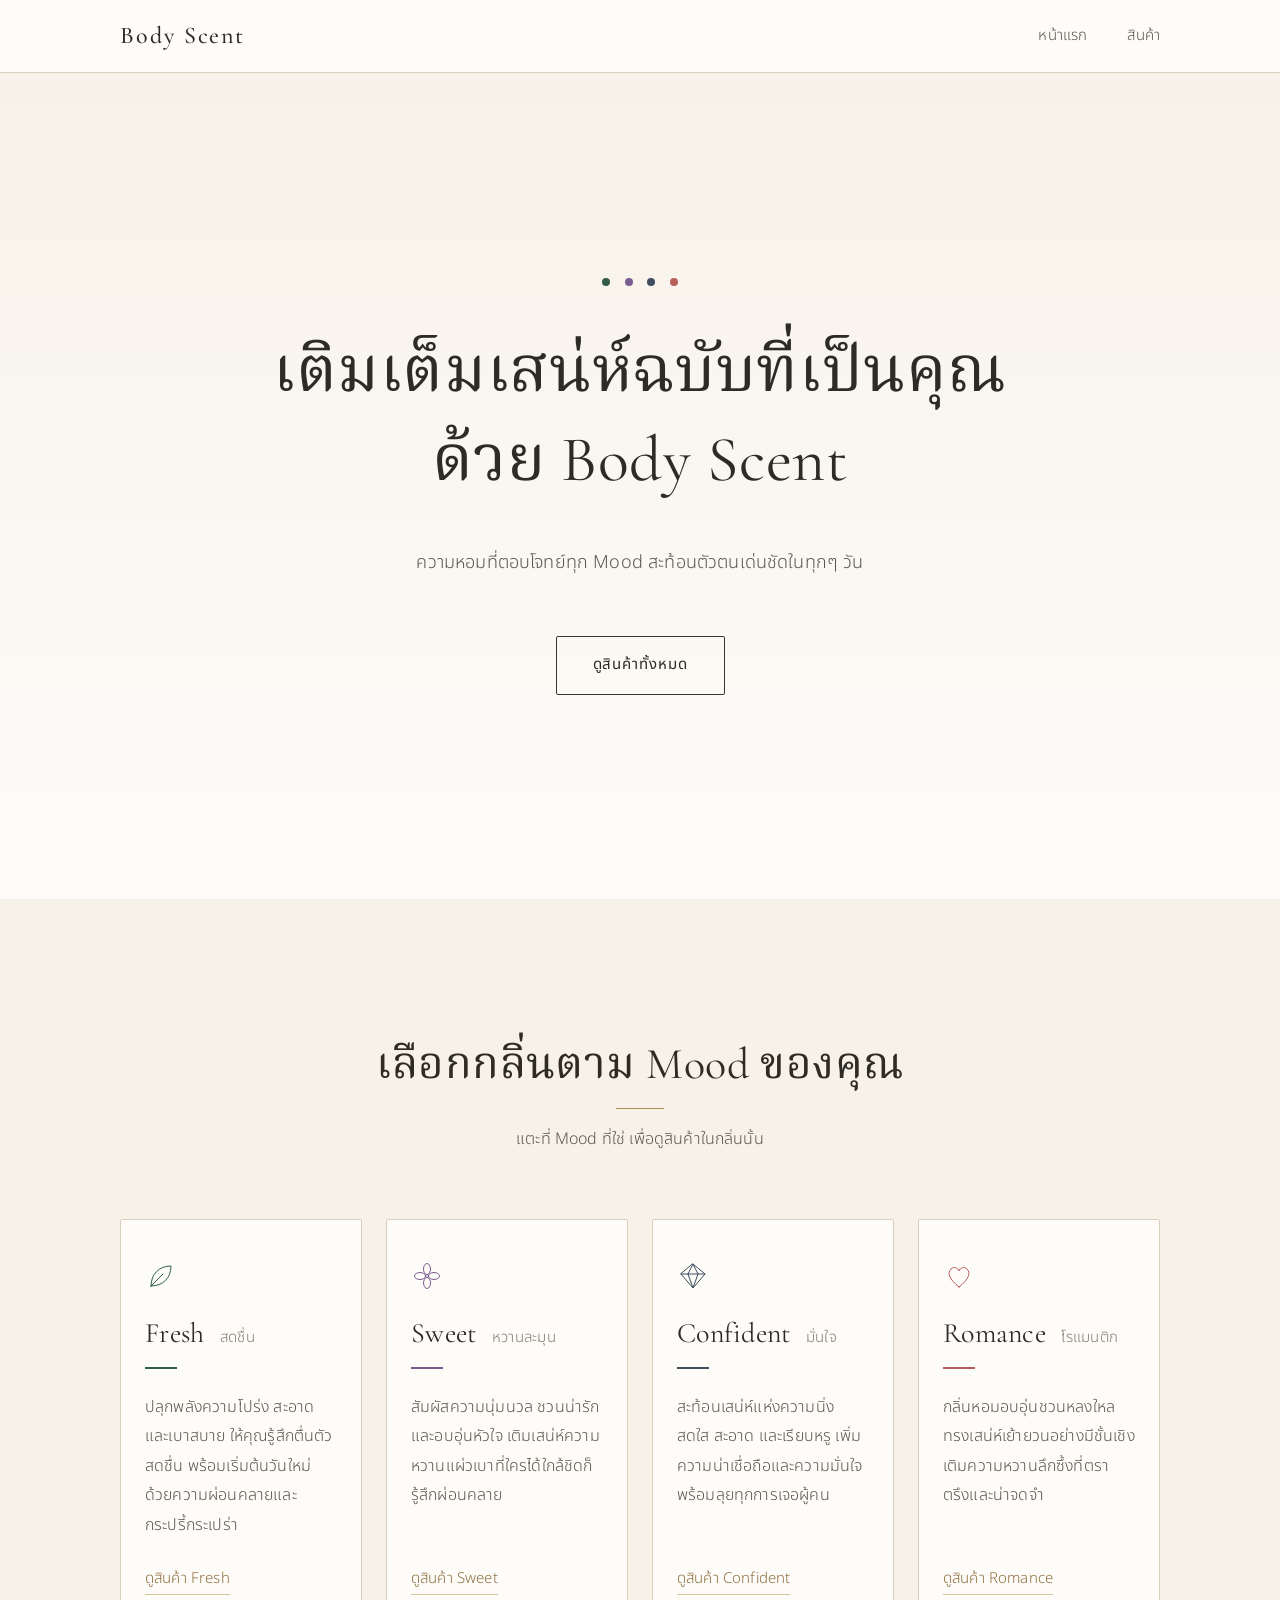
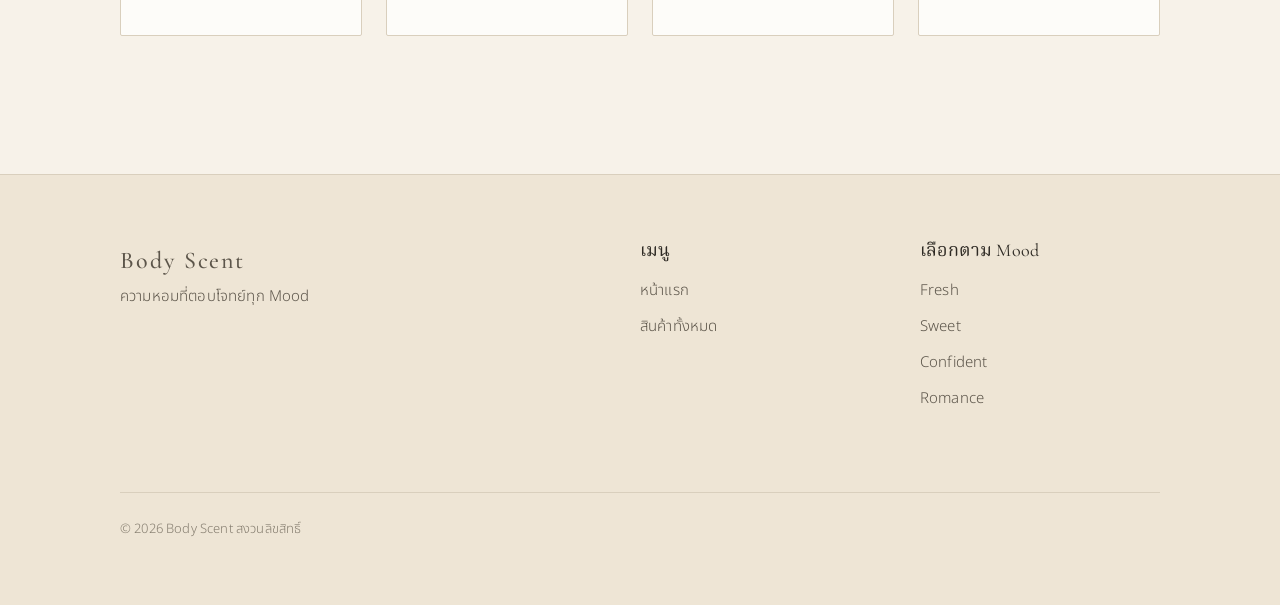
<file: index.html>
<!DOCTYPE html>
<html lang="th">
<head>
  <meta charset="UTF-8">
  <meta name="viewport" content="width=device-width, initial-scale=1">
  <title>Body Scent | น้ำหอมฉีดตัวและโรลออนตาม Mood ของคุณ</title>
  <meta name="description" content="เติมเต็มเสน่ห์ฉบับที่เป็นคุณด้วย Body Scent ความหอมที่ตอบโจทย์ทุก Mood สะท้อนตัวตนเด่นชัดในทุกๆ วัน">
  <link rel="preconnect" href="https://fonts.googleapis.com">
  <link rel="preconnect" href="https://fonts.gstatic.com" crossorigin>
  <link rel="stylesheet" href="style.css">

  <style>
    /* Page-specific styles (index only) */
    :root { --header-h: 4.6rem; }

    /* Hero: fills the first screen below the sticky header */
    .hero {
      display: flex;
      align-items: center;
      min-height: calc(100vh - var(--header-h));
      min-height: calc(100svh - var(--header-h));
      padding-block: var(--space-5);
    }
    .hero .container { gap: var(--space-4); }
    .hero h1 {
      max-width: 15em;
      font-size: clamp(2.1rem, 1.3rem + 3.6vw, 4rem);
      line-height: 1.4;
    }
    .hero h1 span { display: block; }
    .hero__mark { display: flex; gap: 0.9rem; }

    /* Mood cards */
    .mood-grid { display: grid; grid-template-columns: repeat(4, 1fr); gap: var(--space-3); }
    .mood-card {
      display: flex;
      flex-direction: column;
      align-items: flex-start;
      gap: var(--space-3);
      height: 100%;
      padding: var(--space-4) var(--space-3);
    }
    .mood-card .mood-icon { width: 2rem; height: 2rem; }
    .mood-card h3 small {
      margin-left: 0.5rem;
      font-family: var(--font-body);
      font-size: var(--fs-sm);
      font-weight: 300;
    }
    .mood-card .link { margin-top: auto; font-size: var(--fs-sm); }
    .mood-card:hover .link { border-color: var(--gold-deep); }

    @media (max-width: 1024px) {
      .mood-grid { grid-template-columns: repeat(2, 1fr); }
    }
    @media (max-width: 600px) {
      :root { --header-h: 4.1rem; }
      .mood-grid { grid-template-columns: 1fr; }
    }
  </style>
</head>
<body>

  <header class="site-header">
    <div class="container">
      <a class="brand" href="index.html">Body Scent</a>
      <nav class="nav" aria-label="เมนูหลัก">
        <a href="index.html" aria-current="page">หน้าแรก</a>
        <a href="product.html">สินค้า</a>
      </nav>
    </div>
  </header>

  <main>
    <!-- Hero -->
    <section class="hero">
      <div class="container">
        <div class="hero__mark" aria-hidden="true">
          <span class="mood-dot mood-fresh"></span>
          <span class="mood-dot mood-sweet"></span>
          <span class="mood-dot mood-confident"></span>
          <span class="mood-dot mood-romance"></span>
        </div>
        <h1>
          <span>เติมเต็มเสน่ห์ฉบับที่เป็นคุณ</span>
          <span>ด้วย Body Scent</span>
        </h1>
        <p class="lead">ความหอมที่ตอบโจทย์ทุก Mood สะท้อนตัวตนเด่นชัดในทุกๆ วัน</p>
        <div class="hero__actions">
          <a class="btn" href="product.html">ดูสินค้าทั้งหมด</a>
        </div>
      </div>
    </section>

    <!-- Moods -->
    <section class="section section--cream" id="moods">
      <div class="container">
        <div class="section-head text-center">
          <h2>เลือกกลิ่นตาม Mood ของคุณ</h2>
          <span class="rule"></span>
          <p>แตะที่ Mood ที่ใช่ เพื่อดูสินค้าในกลิ่นนั้น</p>
        </div>

        <div class="mood-grid">

          <a class="card mood-card mood-fresh" href="product.html?mood=fresh">
            <svg class="mood-icon" viewBox="0 0 32 32" fill="none" stroke="currentColor" stroke-width="1" stroke-linecap="round" stroke-linejoin="round" aria-hidden="true">
              <path d="M6 26 C6 14 14 6 26 6 C26 18 18 26 6 26 Z M6 26 L18 14"/>
            </svg>
            <div>
              <h3>Fresh <small class="muted">สดชื่น</small></h3>
              <span class="mood-rule"></span>
            </div>
            <p>ปลุกพลังความโปร่ง สะอาด และเบาสบาย ให้คุณรู้สึกตื่นตัวสดชื่น พร้อมเริ่มต้นวันใหม่ด้วยความผ่อนคลายและกระปรี้กระเปร่า</p>
            <span class="link">ดูสินค้า Fresh</span>
          </a>

          <a class="card mood-card mood-sweet" href="product.html?mood=sweet">
            <svg class="mood-icon" viewBox="0 0 32 32" fill="none" stroke="currentColor" stroke-width="1" stroke-linecap="round" stroke-linejoin="round" aria-hidden="true">
              <ellipse cx="16" cy="9" rx="3.5" ry="5.5"/>
              <ellipse cx="16" cy="9" rx="3.5" ry="5.5" transform="rotate(90 16 16)"/>
              <ellipse cx="16" cy="9" rx="3.5" ry="5.5" transform="rotate(180 16 16)"/>
              <ellipse cx="16" cy="9" rx="3.5" ry="5.5" transform="rotate(270 16 16)"/>
              <circle cx="16" cy="16" r="1.5"/>
            </svg>
            <div>
              <h3>Sweet <small class="muted">หวานละมุน</small></h3>
              <span class="mood-rule"></span>
            </div>
            <p>สัมผัสความนุ่มนวล ชวนน่ารักและอบอุ่นหัวใจ เติมเสน่ห์ความหวานแผ่วเบาที่ใครได้ใกล้ชิดก็รู้สึกผ่อนคลาย</p>
            <span class="link">ดูสินค้า Sweet</span>
          </a>

          <a class="card mood-card mood-confident" href="product.html?mood=confident">
            <svg class="mood-icon" viewBox="0 0 32 32" fill="none" stroke="currentColor" stroke-width="1" stroke-linecap="round" stroke-linejoin="round" aria-hidden="true">
              <path d="M16 4 L28 14 L16 28 L4 14 Z M4 14 H28 M11 14 L16 28 L21 14 M11 14 L16 4 L21 14"/>
            </svg>
            <div>
              <h3>Confident <small class="muted">มั่นใจ</small></h3>
              <span class="mood-rule"></span>
            </div>
            <p>สะท้อนเสน่ห์แห่งความนิ่ง สดใส สะอาด และเรียบหรู เพิ่มความน่าเชื่อถือและความมั่นใจพร้อมลุยทุกการเจอผู้คน</p>
            <span class="link">ดูสินค้า Confident</span>
          </a>

          <a class="card mood-card mood-romance" href="product.html?mood=romance">
            <svg class="mood-icon" viewBox="0 0 32 32" fill="none" stroke="currentColor" stroke-width="1" stroke-linecap="round" stroke-linejoin="round" aria-hidden="true">
              <path d="M16 27 C6 19 4 13 8 9 C11 6 15 8 16 11 C17 8 21 6 24 9 C28 13 26 19 16 27 Z"/>
            </svg>
            <div>
              <h3>Romance <small class="muted">โรแมนติก</small></h3>
              <span class="mood-rule"></span>
            </div>
            <p>กลิ่นหอมอบอุ่นชวนหลงใหล ทรงเสน่ห์เย้ายวนอย่างมีชั้นเชิง เติมความหวานลึกซึ้งที่ตราตรึงและน่าจดจำ</p>
            <span class="link">ดูสินค้า Romance</span>
          </a>

        </div>
      </div>
    </section>
  </main>

  <footer class="site-footer">
    <div class="container">
      <div>
        <div class="brand">Body Scent</div>
        <p>ความหอมที่ตอบโจทย์ทุก Mood</p>
      </div>
      <div>
        <h4>เมนู</h4>
        <ul>
          <li><a href="index.html">หน้าแรก</a></li>
          <li><a href="product.html">สินค้าทั้งหมด</a></li>
        </ul>
      </div>
      <div>
        <h4>เลือกตาม Mood</h4>
        <ul>
          <li><a href="product.html?mood=fresh">Fresh</a></li>
          <li><a href="product.html?mood=sweet">Sweet</a></li>
          <li><a href="product.html?mood=confident">Confident</a></li>
          <li><a href="product.html?mood=romance">Romance</a></li>
        </ul>
      </div>
      <div class="footer-bottom" style="grid-column: 1 / -1;">© 2026 Body Scent สงวนลิขสิทธิ์</div>
    </div>
  </footer>

  <script src="script.js"></script>
</body>
</html>
</file>
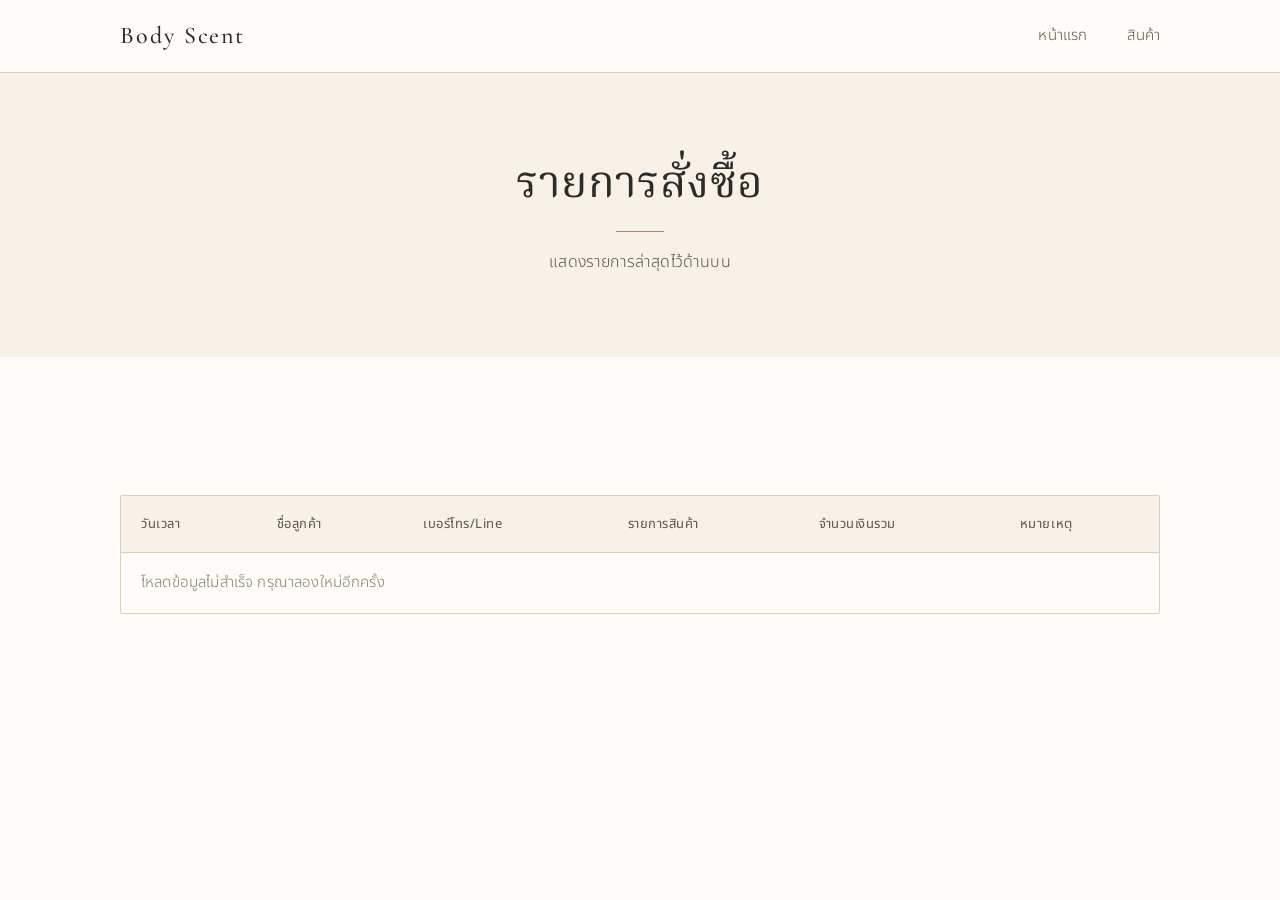
<file: admin.html>
<!DOCTYPE html>
<html lang="th">
<head>
  <meta charset="UTF-8">
  <meta name="viewport" content="width=device-width, initial-scale=1">
  <title>รายการสั่งซื้อ | Body Scent Admin</title>
  <meta name="robots" content="noindex, nofollow">
  <link rel="preconnect" href="https://fonts.googleapis.com">
  <link rel="preconnect" href="https://fonts.gstatic.com" crossorigin>
  <link rel="stylesheet" href="style.css">

  <style>
    /* Page-specific styles (admin only) */
    .page-head { padding-block: clamp(3rem, 2rem + 4vw, 5rem); }
    .page-head h1 { font-size: var(--fs-xl); line-height: 1.4; }

    .table-wrap {
      overflow-x: auto;
      background: var(--white);
      border: 1px solid var(--line);
      border-radius: var(--radius);
    }
    #ordersTable {
      width: 100%;
      min-width: 52rem;
      border-collapse: collapse;
      font-size: var(--fs-sm);
    }
    #ordersTable th,
    #ordersTable td {
      padding: 1rem 1.25rem;
      text-align: left;
      vertical-align: top;
      border-bottom: 1px solid var(--line);
    }
    #ordersTable thead th {
      font-size: var(--fs-xs);
      font-weight: 400;
      letter-spacing: 0.04em;
      color: var(--ink-soft);
      background: var(--cream);
      white-space: nowrap;
    }
    #ordersTable tbody tr:last-child td { border-bottom: 0; }
    #ordersTable tbody tr:hover td { background: var(--cream); }
    #ordersTable td:nth-child(1),
    #ordersTable td:nth-child(5) { white-space: nowrap; }
    #ordersTable td:nth-child(4),
    #ordersTable td:nth-child(6) { min-width: 12rem; }
  </style>
</head>
<body>

  <header class="site-header">
    <div class="container">
      <a class="brand" href="index.html">Body Scent</a>
      <nav class="nav" aria-label="เมนูหลัก">
        <a href="index.html">หน้าแรก</a>
        <a href="product.html">สินค้า</a>
      </nav>
    </div>
  </header>

  <main>
    <section class="section--cream page-head">
      <div class="container">
        <div class="section-head text-center" style="margin-bottom: 0;">
          <h1>รายการสั่งซื้อ</h1>
          <span class="rule"></span>
          <p>แสดงรายการล่าสุดไว้ด้านบน</p>
        </div>
      </div>
    </section>

    <section class="section">
      <div class="container">
        <div class="table-wrap">
          <table id="ordersTable">
            <thead>
              <tr>
                <th scope="col">วันเวลา</th>
                <th scope="col">ชื่อลูกค้า</th>
                <th scope="col">เบอร์โทร/Line</th>
                <th scope="col">รายการสินค้า</th>
                <th scope="col">จำนวนเงินรวม</th>
                <th scope="col">หมายเหตุ</th>
              </tr>
            </thead>
            <tbody></tbody>
          </table>
        </div>
      </div>
    </section>
  </main>

  <script src="script.js"></script>
</body>
</html>
</file>
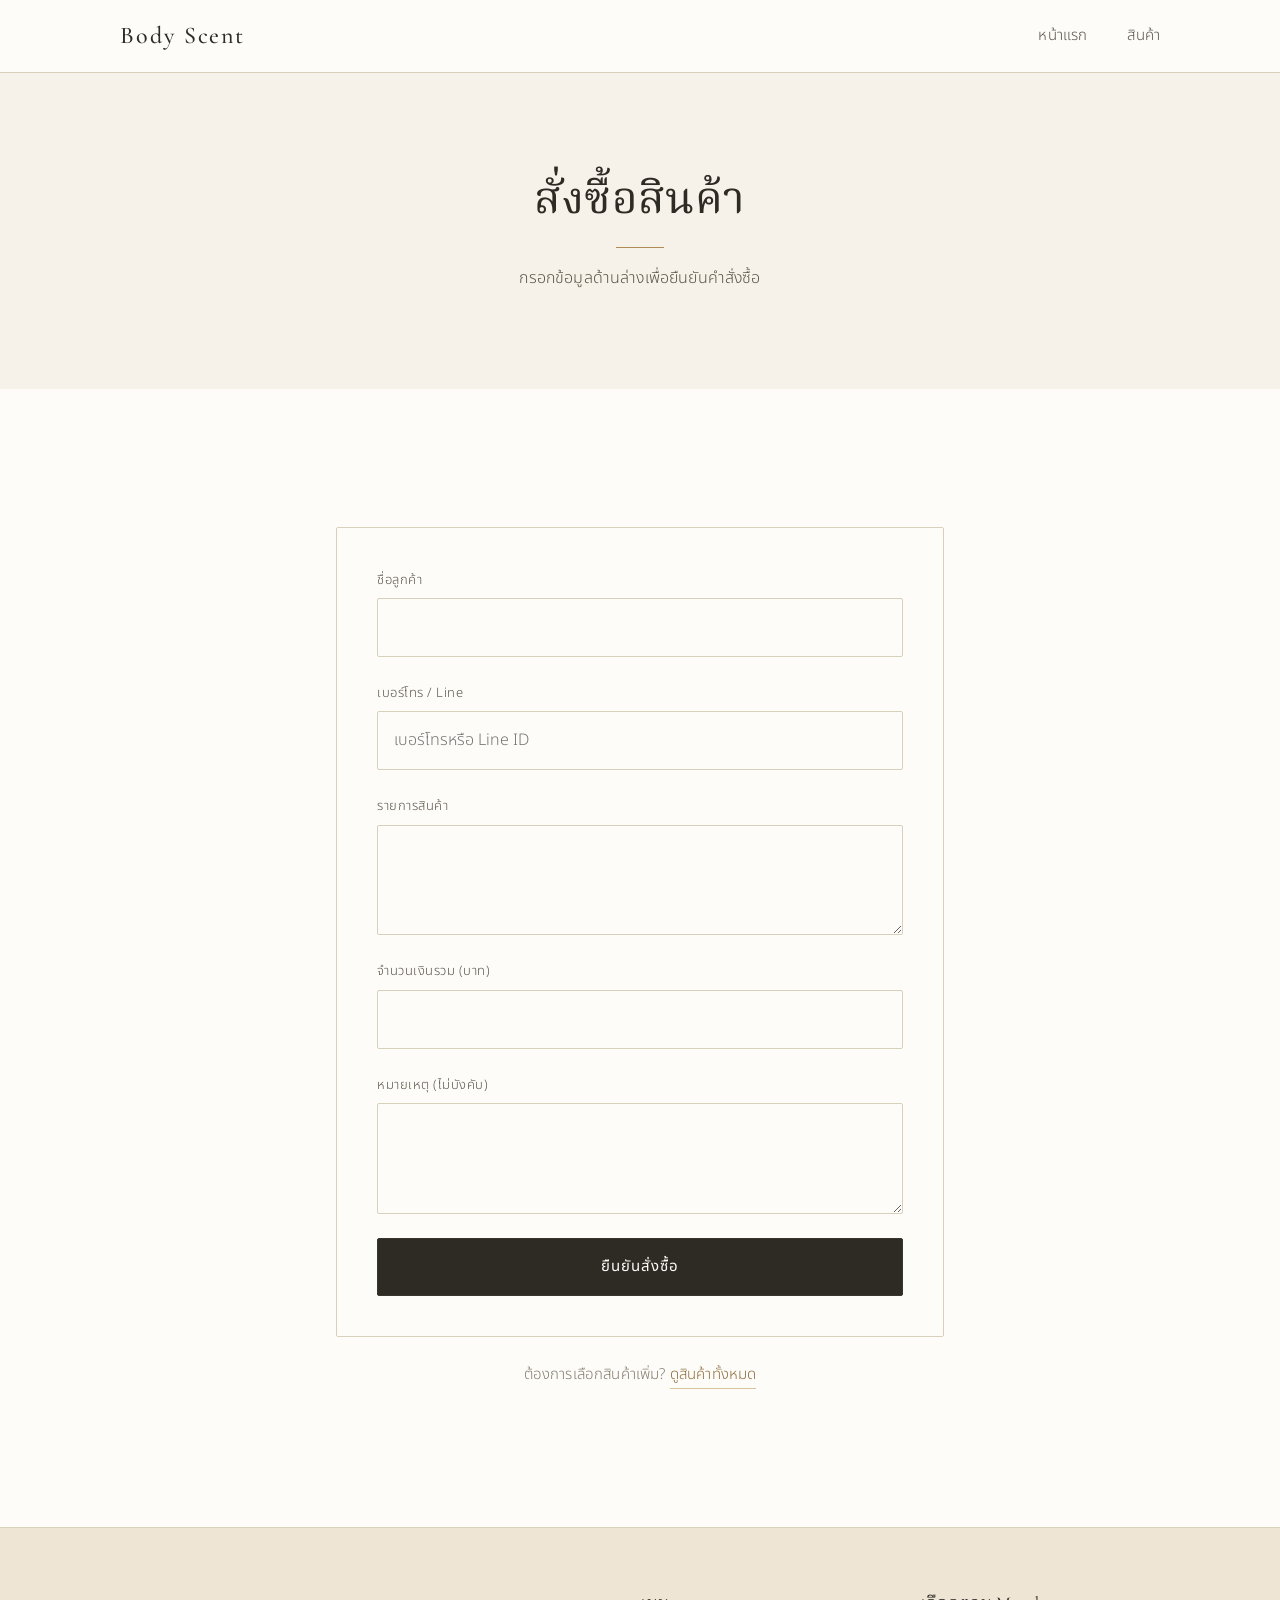
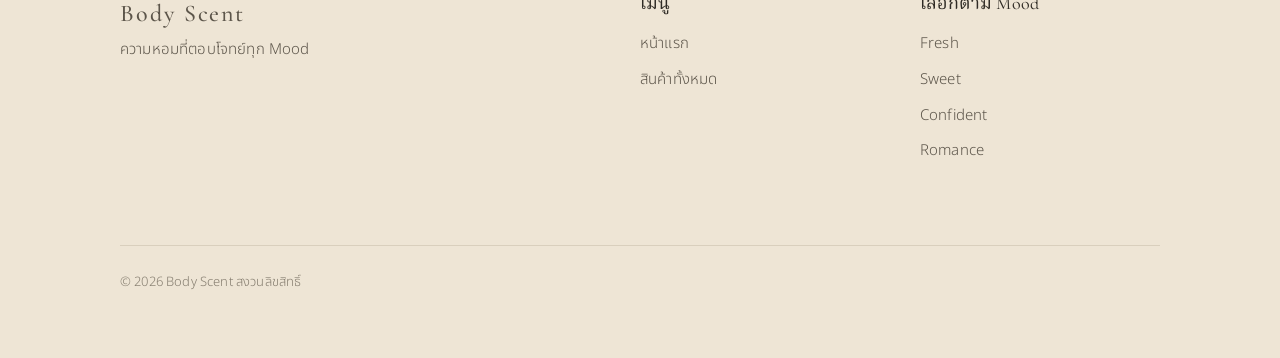
<file: order.html>
<!DOCTYPE html>
<html lang="th">
<head>
  <meta charset="UTF-8">
  <meta name="viewport" content="width=device-width, initial-scale=1">
  <title>สั่งซื้อสินค้า | Body Scent</title>
  <meta name="description" content="กรอกข้อมูลเพื่อยืนยันคำสั่งซื้อน้ำหอมฉีดตัวและโรลออน Body Scent">
  <link rel="preconnect" href="https://fonts.googleapis.com">
  <link rel="preconnect" href="https://fonts.gstatic.com" crossorigin>
  <link rel="stylesheet" href="style.css">

  <style>
    /* Page-specific styles (order only) */
    .page-head { padding-block: clamp(3.5rem, 2rem + 5vw, 6rem); }
    .page-head h1 { font-size: var(--fs-xl); line-height: 1.4; }

    .form-wrap { max-width: 38rem; margin-inline: auto; }
    .order-card {
      padding: var(--space-4);
      background: var(--white);
      border: 1px solid var(--line);
      border-radius: var(--radius);
    }
    .textarea { min-height: 6rem; resize: vertical; line-height: 1.7; }
    .btn:disabled { opacity: 0.5; cursor: not-allowed; }
    .form-foot { margin-top: var(--space-3); text-align: center; font-size: var(--fs-sm); }
    .form-foot p { margin-inline: auto; }

    @media (max-width: 600px) {
      .order-card { padding: var(--space-3); }
    }
  </style>
</head>
<body>

  <header class="site-header">
    <div class="container">
      <a class="brand" href="index.html">Body Scent</a>
      <nav class="nav" aria-label="เมนูหลัก">
        <a href="index.html">หน้าแรก</a>
        <a href="product.html">สินค้า</a>
      </nav>
    </div>
  </header>

  <main>
    <section class="section--cream page-head">
      <div class="container">
        <div class="section-head text-center" style="margin-bottom: 0;">
          <h1>สั่งซื้อสินค้า</h1>
          <span class="rule"></span>
          <p>กรอกข้อมูลด้านล่างเพื่อยืนยันคำสั่งซื้อ</p>
        </div>
      </div>
    </section>

    <section class="section">
      <div class="container">
        <div class="form-wrap">
          <form class="order-card stack" id="orderForm">

            <div class="field">
              <label for="customerName">ชื่อลูกค้า</label>
              <input class="input" type="text" id="customerName" name="customerName" autocomplete="name" required>
            </div>

            <div class="field">
              <label for="contact">เบอร์โทร / Line</label>
              <input class="input" type="text" id="contact" name="contact" placeholder="เบอร์โทรหรือ Line ID" autocomplete="off" required>
            </div>

            <div class="field">
              <label for="items">รายการสินค้า</label>
              <textarea class="textarea" id="items" name="items" rows="3" required></textarea>
            </div>

            <div class="field">
              <label for="total">จำนวนเงินรวม (บาท)</label>
              <input class="input" type="text" id="total" name="total" inputmode="decimal" autocomplete="off" required>
            </div>

            <div class="field">
              <label for="note">หมายเหตุ (ไม่บังคับ)</label>
              <textarea class="textarea" id="note" name="note" rows="3"></textarea>
            </div>

            <button class="btn btn--solid btn--block" type="submit">ยืนยันสั่งซื้อ</button>
          </form>

          <div class="form-foot">
            <p class="muted">ต้องการเลือกสินค้าเพิ่ม? <a class="link" href="product.html">ดูสินค้าทั้งหมด</a></p>
          </div>
        </div>
      </div>
    </section>
  </main>

  <footer class="site-footer">
    <div class="container">
      <div>
        <div class="brand">Body Scent</div>
        <p>ความหอมที่ตอบโจทย์ทุก Mood</p>
      </div>
      <div>
        <h4>เมนู</h4>
        <ul>
          <li><a href="index.html">หน้าแรก</a></li>
          <li><a href="product.html">สินค้าทั้งหมด</a></li>
        </ul>
      </div>
      <div>
        <h4>เลือกตาม Mood</h4>
        <ul>
          <li><a href="product.html?mood=fresh">Fresh</a></li>
          <li><a href="product.html?mood=sweet">Sweet</a></li>
          <li><a href="product.html?mood=confident">Confident</a></li>
          <li><a href="product.html?mood=romance">Romance</a></li>
        </ul>
      </div>
      <div class="footer-bottom" style="grid-column: 1 / -1;">© 2026 Body Scent สงวนลิขสิทธิ์</div>
    </div>
  </footer>

  <script src="script.js"></script>
</body>
</html>
</file>
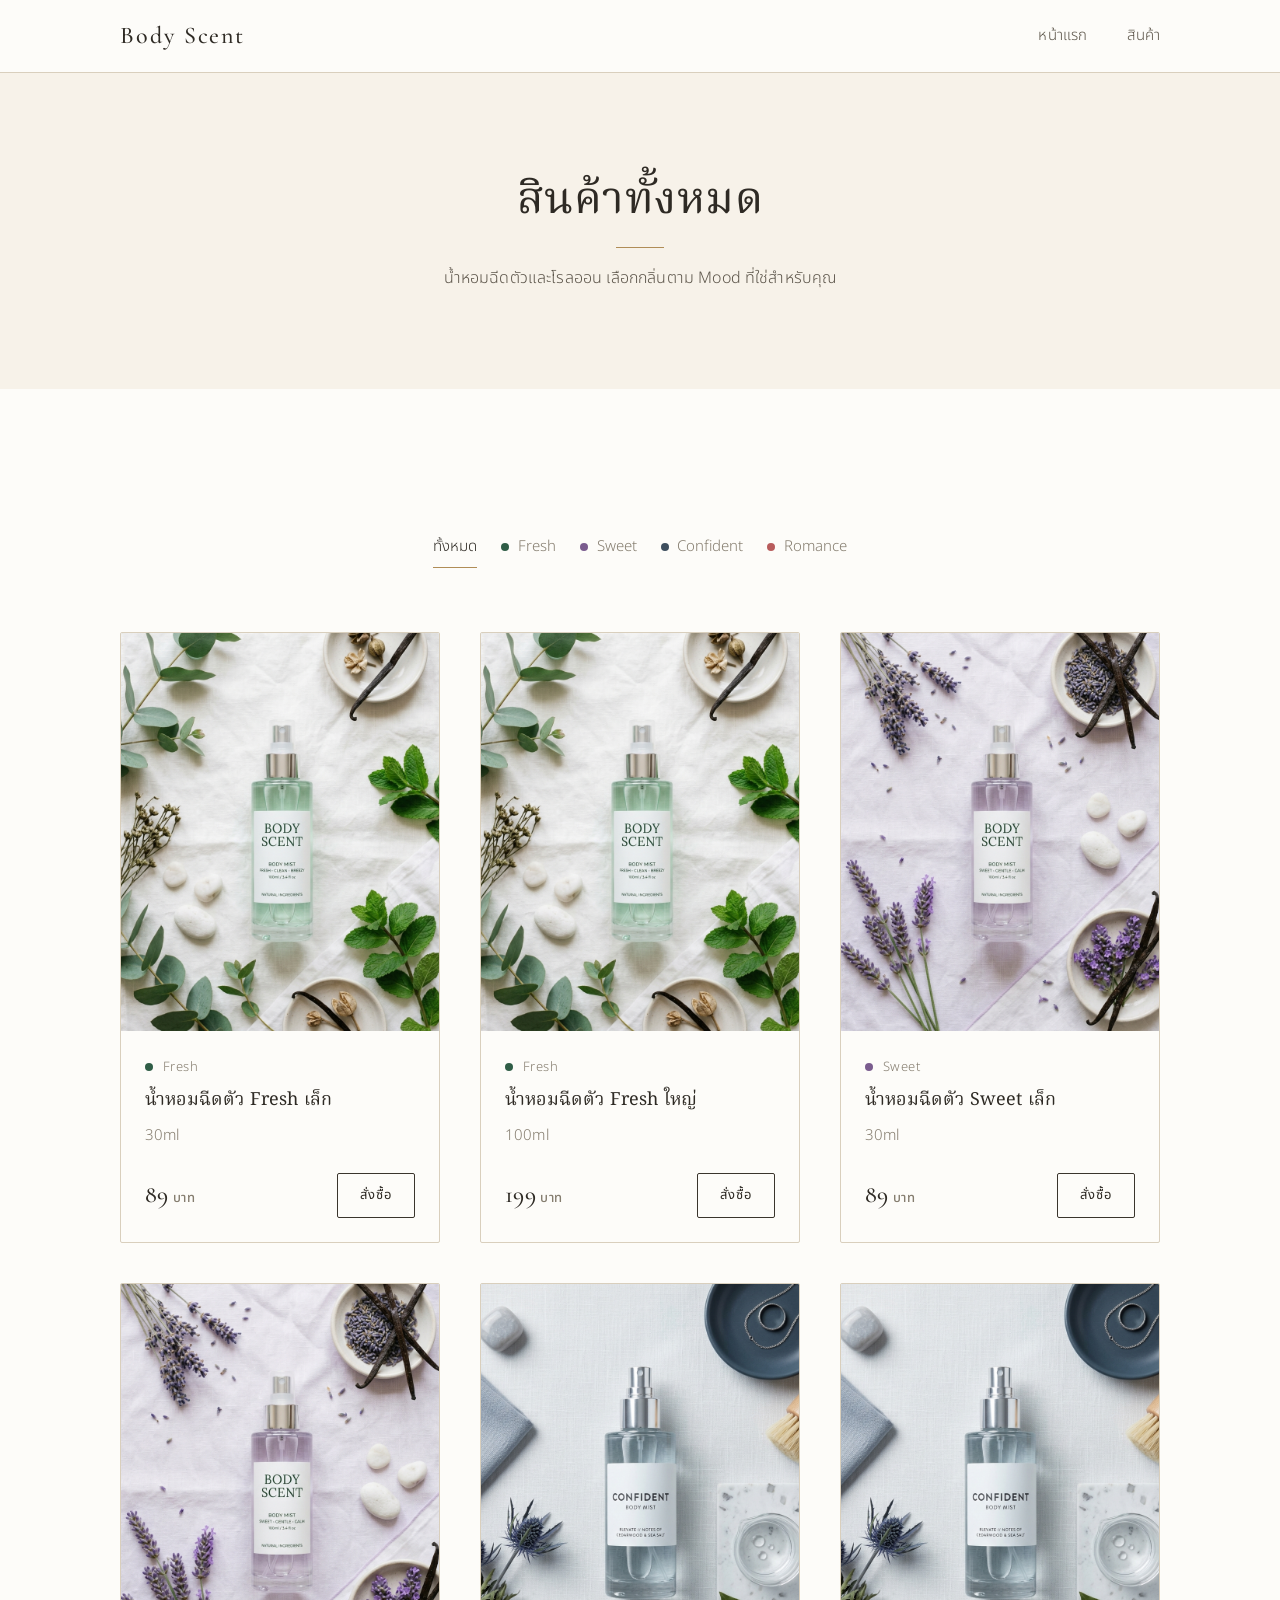
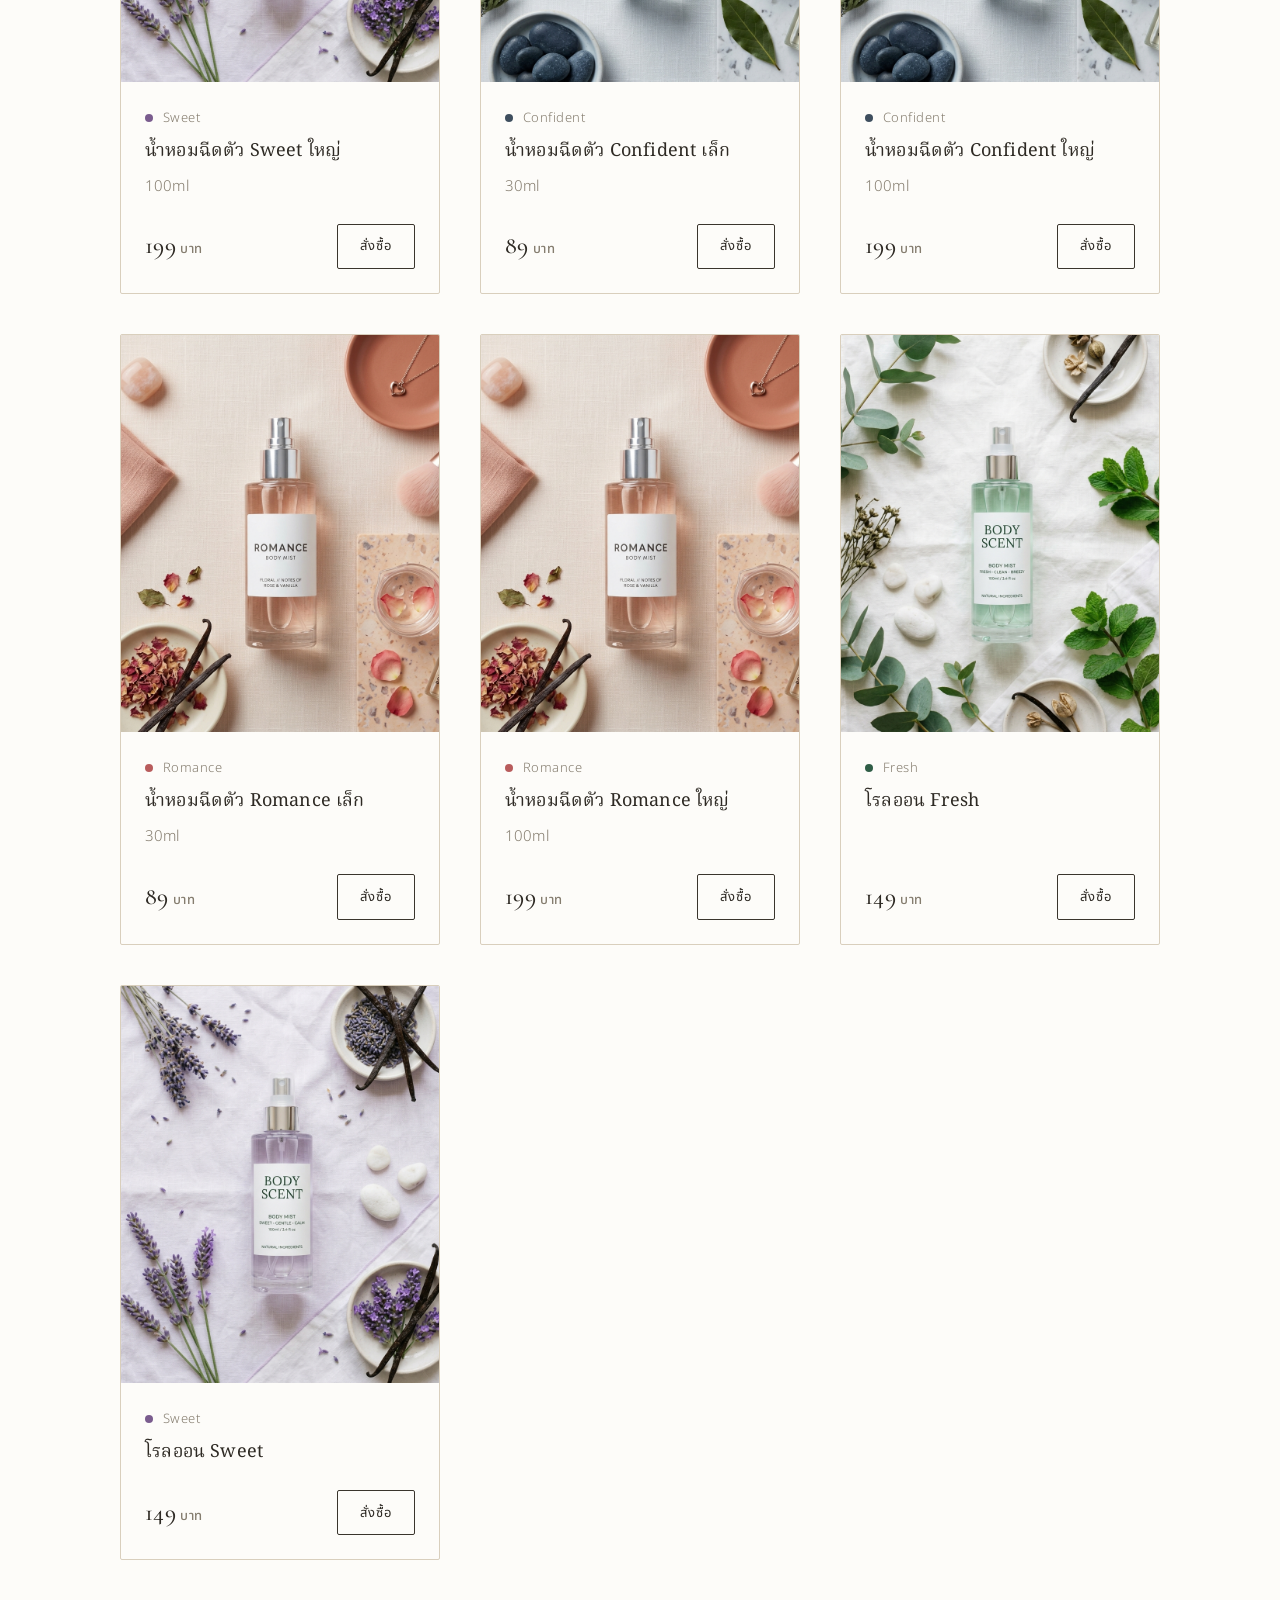
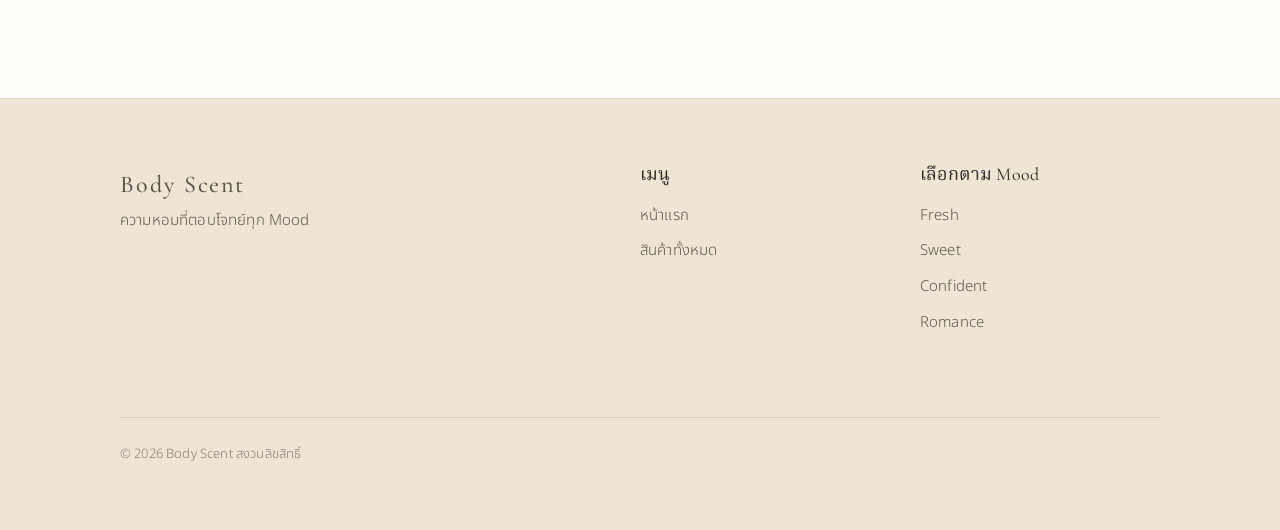
<file: product.html>
<!DOCTYPE html>
<html lang="th">
<head>
  <meta charset="UTF-8">
  <meta name="viewport" content="width=device-width, initial-scale=1">
  <title>สินค้าทั้งหมด | Body Scent</title>
  <meta name="description" content="น้ำหอมฉีดตัวและโรลออน Body Scent เลือกกลิ่นตาม Mood ที่ใช่: Fresh, Sweet, Confident, Romance">
  <link rel="preconnect" href="https://fonts.googleapis.com">
  <link rel="preconnect" href="https://fonts.gstatic.com" crossorigin>
  <link rel="stylesheet" href="style.css">

  <style>
    /* Page-specific styles (product only) */
    .page-head { padding-block: clamp(3.5rem, 2rem + 5vw, 6rem); }
    .page-head h1 { font-size: var(--fs-xl); line-height: 1.4; }
    #product-list { min-height: 20rem; align-items: stretch; }
  </style>
</head>
<body>

  <header class="site-header">
    <div class="container">
      <a class="brand" href="index.html">Body Scent</a>
      <nav class="nav" aria-label="เมนูหลัก">
        <a href="index.html">หน้าแรก</a>
        <a href="product.html" aria-current="page">สินค้า</a>
      </nav>
    </div>
  </header>

  <main>
    <section class="section--cream page-head">
      <div class="container">
        <div class="section-head text-center" style="margin-bottom: 0;">
          <h1>สินค้าทั้งหมด</h1>
          <span class="rule"></span>
          <p>น้ำหอมฉีดตัวและโรลออน เลือกกลิ่นตาม Mood ที่ใช่สำหรับคุณ</p>
        </div>
      </div>
    </section>

    <section class="section">
      <div class="container">
        <div class="filters" id="filter-bar" role="group" aria-label="กรองสินค้าตาม Mood"></div>
        <div class="grid grid--3" id="product-list" aria-live="polite"></div>
      </div>
    </section>
  </main>

  <footer class="site-footer">
    <div class="container">
      <div>
        <div class="brand">Body Scent</div>
        <p>ความหอมที่ตอบโจทย์ทุก Mood</p>
      </div>
      <div>
        <h4>เมนู</h4>
        <ul>
          <li><a href="index.html">หน้าแรก</a></li>
          <li><a href="product.html">สินค้าทั้งหมด</a></li>
        </ul>
      </div>
      <div>
        <h4>เลือกตาม Mood</h4>
        <ul>
          <li><a href="product.html?mood=fresh">Fresh</a></li>
          <li><a href="product.html?mood=sweet">Sweet</a></li>
          <li><a href="product.html?mood=confident">Confident</a></li>
          <li><a href="product.html?mood=romance">Romance</a></li>
        </ul>
      </div>
      <div class="footer-bottom" style="grid-column: 1 / -1;">© 2026 Body Scent สงวนลิขสิทธิ์</div>
    </div>
  </footer>

  <script src="script.js"></script>
</body>
</html>
</file>
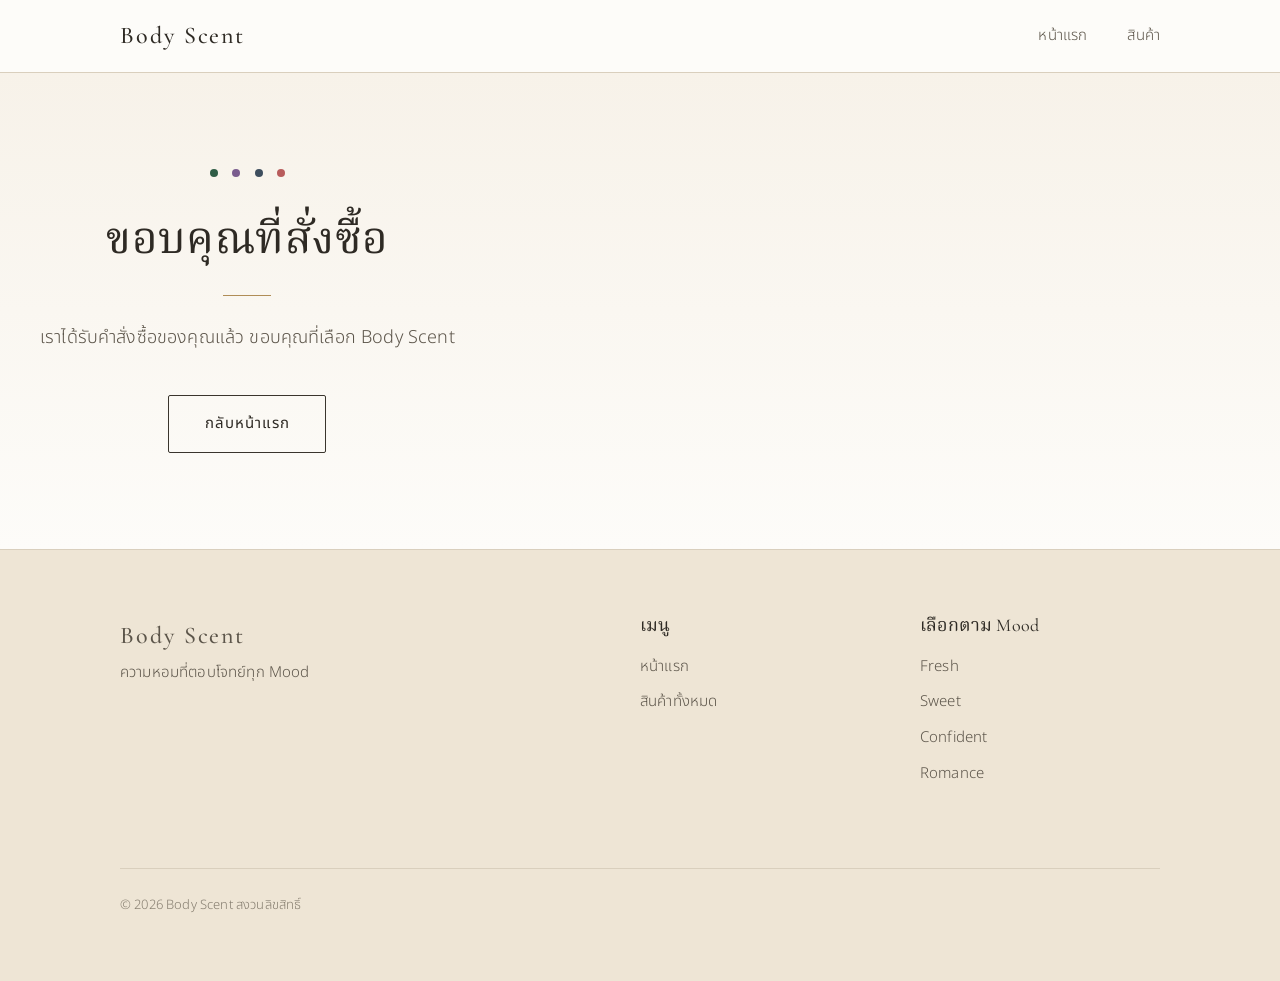
<file: thankyou.html>
<!DOCTYPE html>
<html lang="th">
<head>
  <meta charset="UTF-8">
  <meta name="viewport" content="width=device-width, initial-scale=1">
  <title>ขอบคุณที่สั่งซื้อ | Body Scent</title>
  <meta name="robots" content="noindex">
  <link rel="preconnect" href="https://fonts.googleapis.com">
  <link rel="preconnect" href="https://fonts.gstatic.com" crossorigin>
  <link rel="stylesheet" href="style.css">

  <style>
    /* Page-specific styles (thank-you only) */
    body { display: flex; flex-direction: column; min-height: 100vh; min-height: 100svh; }
    main { flex: 1; display: flex; align-items: center; background: linear-gradient(180deg, var(--cream) 0%, var(--white) 100%); }
    .thanks { padding-block: var(--space-6); }
    .thanks .container { display: grid; gap: var(--space-3); justify-items: center; text-align: center; }
    .thanks h1 { font-size: var(--fs-xl); line-height: 1.4; }
    .thanks__mark { display: flex; gap: 0.9rem; margin-bottom: var(--space-1); }
    .thanks .btn { margin-top: var(--space-2); }
  </style>
</head>
<body>

  <header class="site-header">
    <div class="container">
      <a class="brand" href="index.html">Body Scent</a>
      <nav class="nav" aria-label="เมนูหลัก">
        <a href="index.html">หน้าแรก</a>
        <a href="product.html">สินค้า</a>
      </nav>
    </div>
  </header>

  <main>
    <section class="thanks">
      <div class="container">
        <div class="thanks__mark" aria-hidden="true">
          <span class="mood-dot mood-fresh"></span>
          <span class="mood-dot mood-sweet"></span>
          <span class="mood-dot mood-confident"></span>
          <span class="mood-dot mood-romance"></span>
        </div>
        <h1>ขอบคุณที่สั่งซื้อ</h1>
        <span class="rule"></span>
        <p class="lead">เราได้รับคำสั่งซื้อของคุณแล้ว ขอบคุณที่เลือก Body Scent</p>
        <a class="btn" href="index.html">กลับหน้าแรก</a>
      </div>
    </section>
  </main>

  <footer class="site-footer">
    <div class="container">
      <div>
        <div class="brand">Body Scent</div>
        <p>ความหอมที่ตอบโจทย์ทุก Mood</p>
      </div>
      <div>
        <h4>เมนู</h4>
        <ul>
          <li><a href="index.html">หน้าแรก</a></li>
          <li><a href="product.html">สินค้าทั้งหมด</a></li>
        </ul>
      </div>
      <div>
        <h4>เลือกตาม Mood</h4>
        <ul>
          <li><a href="product.html?mood=fresh">Fresh</a></li>
          <li><a href="product.html?mood=sweet">Sweet</a></li>
          <li><a href="product.html?mood=confident">Confident</a></li>
          <li><a href="product.html?mood=romance">Romance</a></li>
        </ul>
      </div>
      <div class="footer-bottom" style="grid-column: 1 / -1;">© 2026 Body Scent สงวนลิขสิทธิ์</div>
    </div>
  </footer>

  <script src="script.js"></script>
</body>
</html>
</file>
<file: style.css>
/* ==========================================================
   Body Scent — Theme (premium, quiet, minimal)
   Fonts: Cormorant Garamond + Noto Serif Thai (headings)
          Noto Sans Thai (body / UI)
   Mood usage: add class mood-fresh | mood-sweet | mood-confident | mood-romance
   to any element; children can use .mood-dot / .mood-rule / .mood-text
   ========================================================== */

@import url("https://fonts.googleapis.com/css2?family=Cormorant+Garamond:ital,wght@0,400;0,500;0,600;1,400&family=Noto+Sans+Thai:wght@300;400;500&family=Noto+Serif+Thai:wght@300;400;500&display=swap");

/* ---------- Tokens ---------- */
:root {
  /* Base palette: white – cream – deep beige */
  --white: #fdfcf9;
  --cream: #f7f2e9;
  --cream-deep: #eee5d5;
  --beige: #d8cab2;
  --beige-deep: #b9a887;

  /* Ink (soft dark, warm) */
  --ink: #2e2a24;
  --ink-soft: #5c554a;
  --ink-mute: #857d6f;

  /* Accent: light gold / bronze */
  --gold: #b08d57;
  --gold-deep: #8f7040;
  --gold-soft: #d9c39a;

  /* Lines */
  --line: #d9cfbd;
  --line-strong: #3a352d;

  /* Mood colors (small touches only) */
  --mood-fresh: #2f5d46;
  --mood-sweet: #7a5c8e;
  --mood-confident: #3e4e5e;
  --mood-romance: #b85c5c;
  --mood: var(--gold);

  /* Type */
  --font-display: "Cormorant Garamond", "Noto Serif Thai", Georgia, serif;
  --font-serif-th: "Noto Serif Thai", "Cormorant Garamond", Georgia, serif;
  --font-body: "Noto Sans Thai", "Helvetica Neue", Arial, sans-serif;

  /* Type scale (fluid) */
  --fs-xs: 0.8125rem;
  --fs-sm: 0.9375rem;
  --fs-base: 1rem;
  --fs-md: 1.125rem;
  --fs-lg: clamp(1.375rem, 1.1rem + 1vw, 1.75rem);
  --fs-xl: clamp(1.875rem, 1.3rem + 2.2vw, 2.75rem);
  --fs-2xl: clamp(2.5rem, 1.5rem + 4vw, 4.5rem);

  /* Spacing */
  --space-1: 0.5rem;
  --space-2: 1rem;
  --space-3: 1.5rem;
  --space-4: 2.5rem;
  --space-5: 4rem;
  --space-6: 6rem;
  --space-7: 9rem;
  --section-y: clamp(4.5rem, 3rem + 7vw, 9rem);

  --container: 1120px;
  --gutter: clamp(1.25rem, 4vw, 2.5rem);
  --radius: 2px;
  --ease: cubic-bezier(0.22, 0.61, 0.36, 1);
}

/* Mood scopes */
.mood-fresh { --mood: var(--mood-fresh); }
.mood-sweet { --mood: var(--mood-sweet); }
.mood-confident { --mood: var(--mood-confident); }
.mood-romance { --mood: var(--mood-romance); }

/* ---------- Reset ---------- */
*, *::before, *::after { box-sizing: border-box; }
html { -webkit-text-size-adjust: 100%; scroll-behavior: smooth; }
body, h1, h2, h3, h4, p, figure, blockquote, ul, ol { margin: 0; }
ul, ol { padding: 0; list-style: none; }
img, picture, svg { display: block; max-width: 100%; }
button, input, select, textarea { font: inherit; color: inherit; }

/* ---------- Base ---------- */
body {
  background: var(--white);
  color: var(--ink);
  font-family: var(--font-body);
  font-size: var(--fs-base);
  font-weight: 300;
  line-height: 1.85;
  letter-spacing: 0.01em;
  -webkit-font-smoothing: antialiased;
  text-rendering: optimizeLegibility;
}

h1, h2, h3, h4 {
  font-family: var(--font-display);
  font-weight: 400;
  color: var(--ink);
  line-height: 1.25;
  letter-spacing: 0.01em;
}
h1 { font-size: var(--fs-2xl); line-height: 1.15; }
h2 { font-size: var(--fs-xl); }
h3 { font-size: var(--fs-lg); }
h4 { font-size: var(--fs-md); }

p { max-width: 62ch; color: var(--ink-soft); }
a { color: inherit; text-decoration: none; }
.text-center { text-align: center; }
.text-center p { margin-inline: auto; }
.muted { color: var(--ink-mute); }
.lead { font-size: var(--fs-md); line-height: 1.95; }
.serif { font-family: var(--font-serif-th); }

::selection { background: var(--gold-soft); color: var(--ink); }

:focus-visible {
  outline: 1px solid var(--gold-deep);
  outline-offset: 4px;
}

/* ---------- Layout ---------- */
.container {
  width: 100%;
  max-width: var(--container);
  margin-inline: auto;
  padding-inline: var(--gutter);
}

.section { padding-block: var(--section-y); }
.section--cream { background: var(--cream); }
.section--deep { background: var(--cream-deep); }

.section-head { margin-bottom: var(--space-5); }
.section-head > * + * { margin-top: var(--space-2); }
.section-head.text-center { display: flex; flex-direction: column; align-items: center; }

.stack > * + * { margin-top: var(--space-3); }
.stack-lg > * + * { margin-top: var(--space-4); }

.grid { display: grid; gap: var(--space-4); }
.grid--2 { grid-template-columns: repeat(2, 1fr); }
.grid--3 { grid-template-columns: repeat(3, 1fr); }
.grid--4 { grid-template-columns: repeat(4, 1fr); }

.divider {
  width: 100%;
  height: 1px;
  border: 0;
  background: var(--line);
  margin: 0;
}

/* Thin gold rule under headings */
.rule {
  display: block;
  width: 3rem;
  height: 1px;
  background: var(--gold);
}

/* ---------- Mood touches (small only) ---------- */
.mood-dot {
  display: inline-block;
  width: 0.5rem;
  height: 0.5rem;
  border-radius: 50%;
  background: var(--mood);
  flex: none;
}
.mood-rule {              /* short colored line under a heading */
  display: block;
  width: 2rem;
  height: 2px;
  background: var(--mood);
  margin-top: var(--space-2);
}
.mood-text { color: var(--mood); }
.mood-icon { color: var(--mood); stroke: currentColor; }

/* ---------- Header / Nav ---------- */
.site-header {
  position: sticky;
  top: 0;
  z-index: 50;
  background: rgba(253, 252, 249, 0.92);
  backdrop-filter: blur(8px);
  border-bottom: 1px solid var(--line);
}
.site-header .container {
  display: flex;
  align-items: center;
  justify-content: space-between;
  min-height: 4.5rem;
  gap: var(--space-3);
}
.brand {
  font-family: var(--font-display);
  font-size: 1.5rem;
  font-weight: 500;
  letter-spacing: 0.08em;
}
.nav { display: flex; align-items: center; gap: var(--space-4); }
.nav a {
  font-size: var(--fs-sm);
  color: var(--ink-soft);
  padding-block: 0.25rem;
  border-bottom: 1px solid transparent;
  transition: color 0.3s var(--ease), border-color 0.3s var(--ease);
}
.nav a:hover { color: var(--ink); border-color: var(--gold); }

/* ---------- Buttons ---------- */
.btn {
  display: inline-flex;
  align-items: center;
  justify-content: center;
  gap: 0.6rem;
  padding: 0.9rem 2.25rem;
  font-family: var(--font-body);
  font-size: var(--fs-sm);
  font-weight: 400;
  letter-spacing: 0.06em;
  color: var(--ink);
  background: transparent;
  border: 1px solid var(--line-strong);
  border-radius: var(--radius);
  cursor: pointer;
  transition: background 0.35s var(--ease), color 0.35s var(--ease), border-color 0.35s var(--ease);
}
.btn:hover { background: var(--ink); color: var(--white); }

.btn--gold { border-color: var(--gold); color: var(--gold-deep); }
.btn--gold:hover { background: var(--gold); border-color: var(--gold); color: var(--white); }

.btn--solid { background: var(--ink); color: var(--white); }
.btn--solid:hover { background: var(--gold-deep); border-color: var(--gold-deep); }

.btn--sm { padding: 0.6rem 1.4rem; font-size: var(--fs-xs); }
.btn--block { width: 100%; }

.link {
  color: var(--gold-deep);
  border-bottom: 1px solid var(--gold-soft);
  padding-bottom: 2px;
  transition: border-color 0.3s var(--ease);
}
.link:hover { border-color: var(--gold-deep); }

/* ---------- Hero ---------- */
.hero {
  padding-block: clamp(5rem, 3rem + 10vw, 11rem);
  background: linear-gradient(180deg, var(--cream) 0%, var(--white) 100%);
}
.hero .container { display: grid; gap: var(--space-4); justify-items: center; text-align: center; }
.hero h1 { max-width: 16ch; }
.hero p { max-width: 46ch; }
.hero__actions { display: flex; flex-wrap: wrap; gap: var(--space-2); justify-content: center; margin-top: var(--space-2); }

/* ---------- Cards (quiet, no colored fills) ---------- */
.card {
  background: var(--white);
  border: 1px solid var(--line);
  border-radius: var(--radius);
  transition: border-color 0.35s var(--ease);
}
.card:hover { border-color: var(--gold); }
.card__body { padding: var(--space-3); }
.card__body > * + * { margin-top: var(--space-1); }

/* Product card */
.product {
  display: flex;
  flex-direction: column;
  background: var(--white);
  border: 1px solid var(--line);
  border-radius: var(--radius);
  overflow: hidden;
  transition: border-color 0.35s var(--ease);
}
.product:hover { border-color: var(--gold); }
.product__media {
  aspect-ratio: 4 / 5;
  background: var(--cream);
  overflow: hidden;
}
.product__media img { width: 100%; height: 100%; object-fit: cover; }
.product__body {
  display: flex;
  flex-direction: column;
  flex: 1;
  padding: var(--space-3);
  gap: var(--space-1);
}
.product__meta {
  display: flex;
  align-items: center;
  gap: 0.6rem;
  font-size: var(--fs-xs);
  color: var(--ink-mute);
  letter-spacing: 0.04em;
}
.product__name { font-size: var(--fs-md); font-family: var(--font-serif-th); font-weight: 400; line-height: 1.5; }
.product__desc { font-size: var(--fs-sm); color: var(--ink-mute); line-height: 1.8; }
.product__foot {
  display: flex;
  align-items: center;
  justify-content: space-between;
  gap: var(--space-2);
  margin-top: auto;
  padding-top: var(--space-2);
}
.price {
  font-family: var(--font-display);
  font-size: 1.5rem;
  font-weight: 500;
  color: var(--ink);
  letter-spacing: 0.02em;
}
.price small { font-family: var(--font-body); font-size: var(--fs-xs); color: var(--ink-mute); margin-left: 0.25rem; }

/* ---------- Filters / Tabs ---------- */
.filters { display: flex; flex-wrap: wrap; gap: var(--space-1) var(--space-3); justify-content: center; margin-bottom: var(--space-5); }
.filter {
  display: inline-flex;
  align-items: center;
  gap: 0.55rem;
  padding: 0.4rem 0;
  font-size: var(--fs-sm);
  color: var(--ink-mute);
  background: none;
  border: 0;
  border-bottom: 1px solid transparent;
  cursor: pointer;
  transition: color 0.3s var(--ease), border-color 0.3s var(--ease);
}
.filter:hover { color: var(--ink); }
.filter.is-active { color: var(--ink); border-bottom-color: var(--gold); }

/* ---------- Forms ---------- */
.field { display: grid; gap: 0.4rem; }
.field label { font-size: var(--fs-xs); color: var(--ink-soft); letter-spacing: 0.04em; }
.input, .select, .textarea {
  width: 100%;
  padding: 0.85rem 1rem;
  background: var(--white);
  border: 1px solid var(--line);
  border-radius: var(--radius);
  transition: border-color 0.3s var(--ease);
}
.input:focus, .select:focus, .textarea:focus { outline: none; border-color: var(--gold); }

/* ---------- Badges ---------- */
.badge {
  display: inline-flex;
  align-items: center;
  gap: 0.5rem;
  padding: 0.2rem 0.75rem;
  font-size: var(--fs-xs);
  color: var(--ink-soft);
  border: 1px solid var(--line);
  border-radius: 999px;
}

/* ---------- Footer ---------- */
.site-footer {
  background: var(--cream-deep);
  border-top: 1px solid var(--line);
  padding-block: var(--space-5);
  font-size: var(--fs-sm);
  color: var(--ink-soft);
}
.site-footer .container { display: grid; grid-template-columns: 2fr 1fr 1fr; gap: var(--space-4); }
.site-footer h4 { font-size: var(--fs-md); margin-bottom: var(--space-2); }
.site-footer li + li { margin-top: 0.5rem; }
.site-footer a:hover { color: var(--gold-deep); }
.footer-bottom {
  margin-top: var(--space-4);
  padding-top: var(--space-3);
  border-top: 1px solid var(--line);
  font-size: var(--fs-xs);
  color: var(--ink-mute);
}

/* ---------- Responsive ---------- */
@media (max-width: 1024px) {
  .grid--4 { grid-template-columns: repeat(3, 1fr); }
}

@media (max-width: 820px) {
  .grid--3, .grid--4 { grid-template-columns: repeat(2, 1fr); }
  .site-footer .container { grid-template-columns: 1fr 1fr; }
  .site-footer .container > :first-child { grid-column: 1 / -1; }
}

@media (max-width: 600px) {
  body { line-height: 1.8; }
  .grid { gap: var(--space-3); }
  .grid--2, .grid--3, .grid--4 { grid-template-columns: 1fr; }
  .nav { gap: var(--space-3); }
  .nav a { font-size: var(--fs-xs); }
  .site-header .container { min-height: 4rem; }
  .btn { width: 100%; }
  .btn--sm { width: auto; }
  .hero__actions { width: 100%; flex-direction: column; }
  .site-footer .container { grid-template-columns: 1fr; }
  .section-head { margin-bottom: var(--space-4); }
}

/* ---------- Motion preferences ---------- */
@media (prefers-reduced-motion: reduce) {
  html { scroll-behavior: auto; }
  * { transition: none !important; animation: none !important; }
}
</file>
